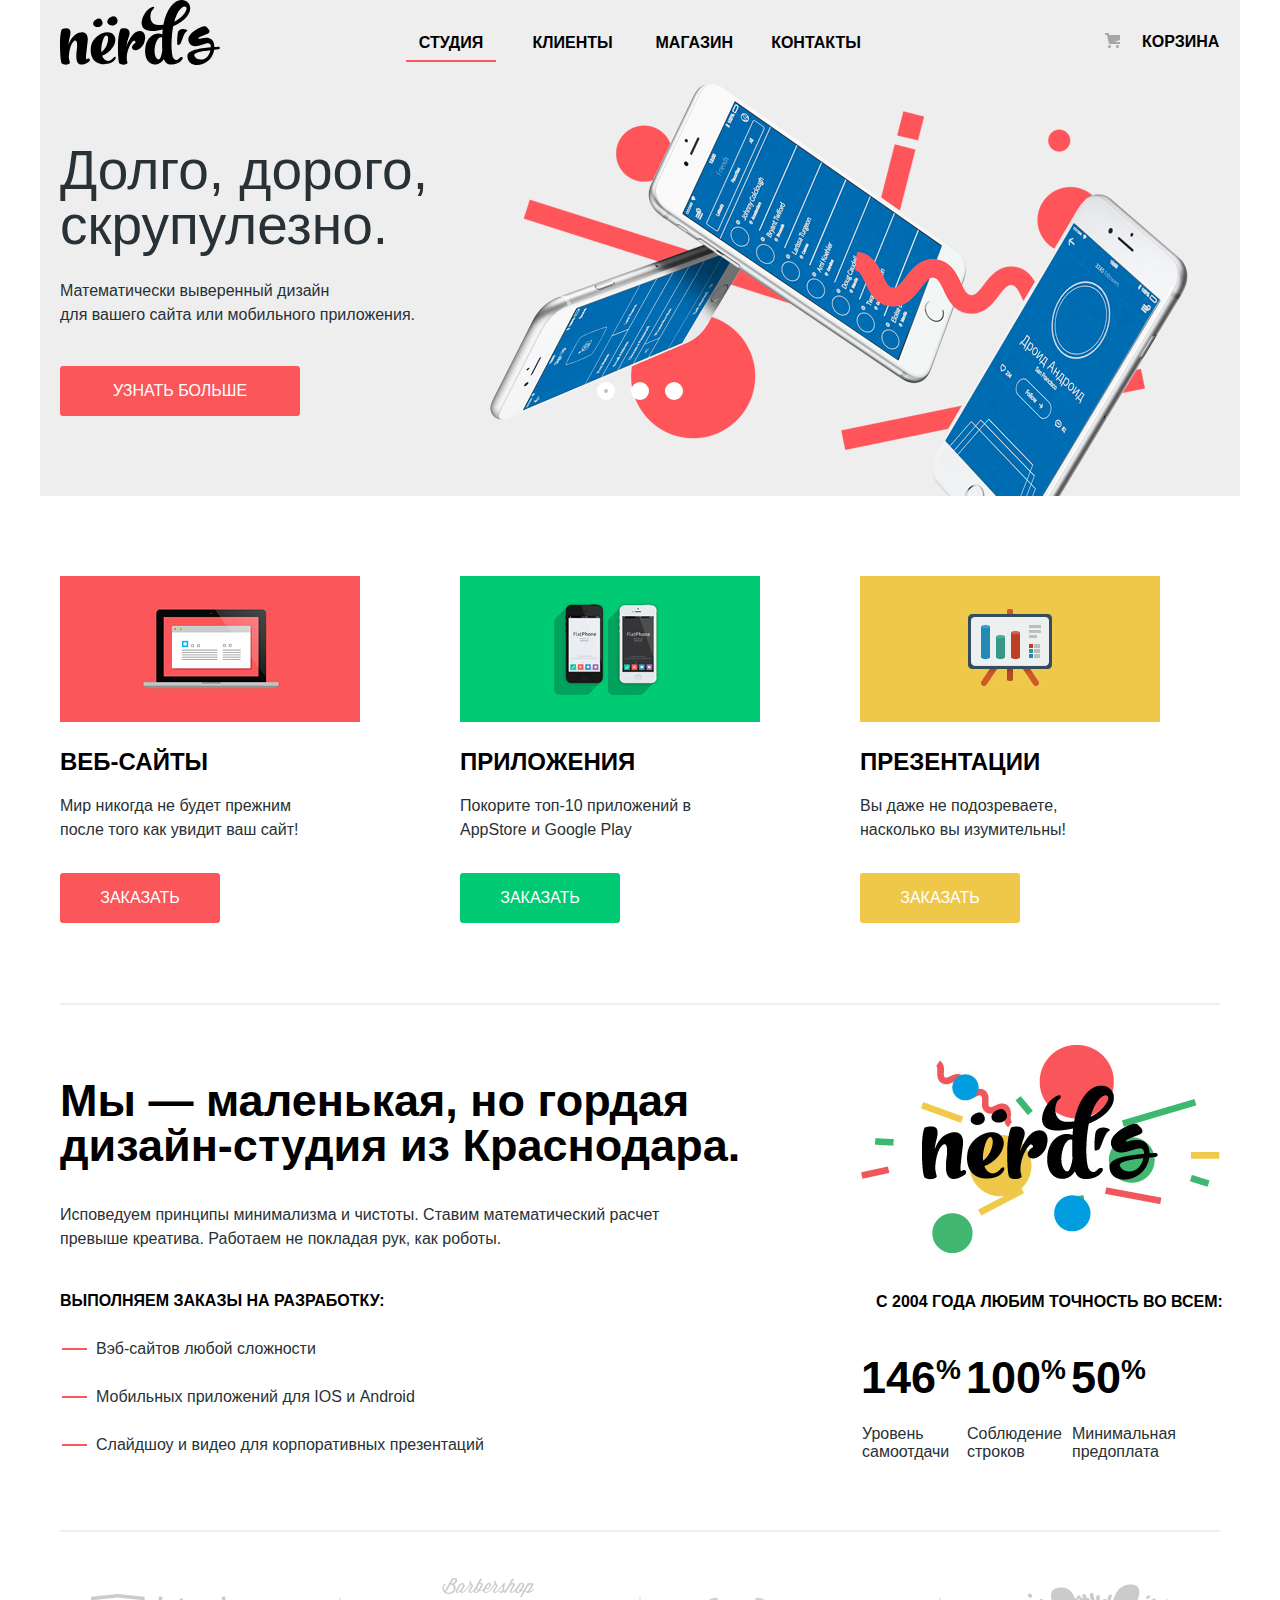
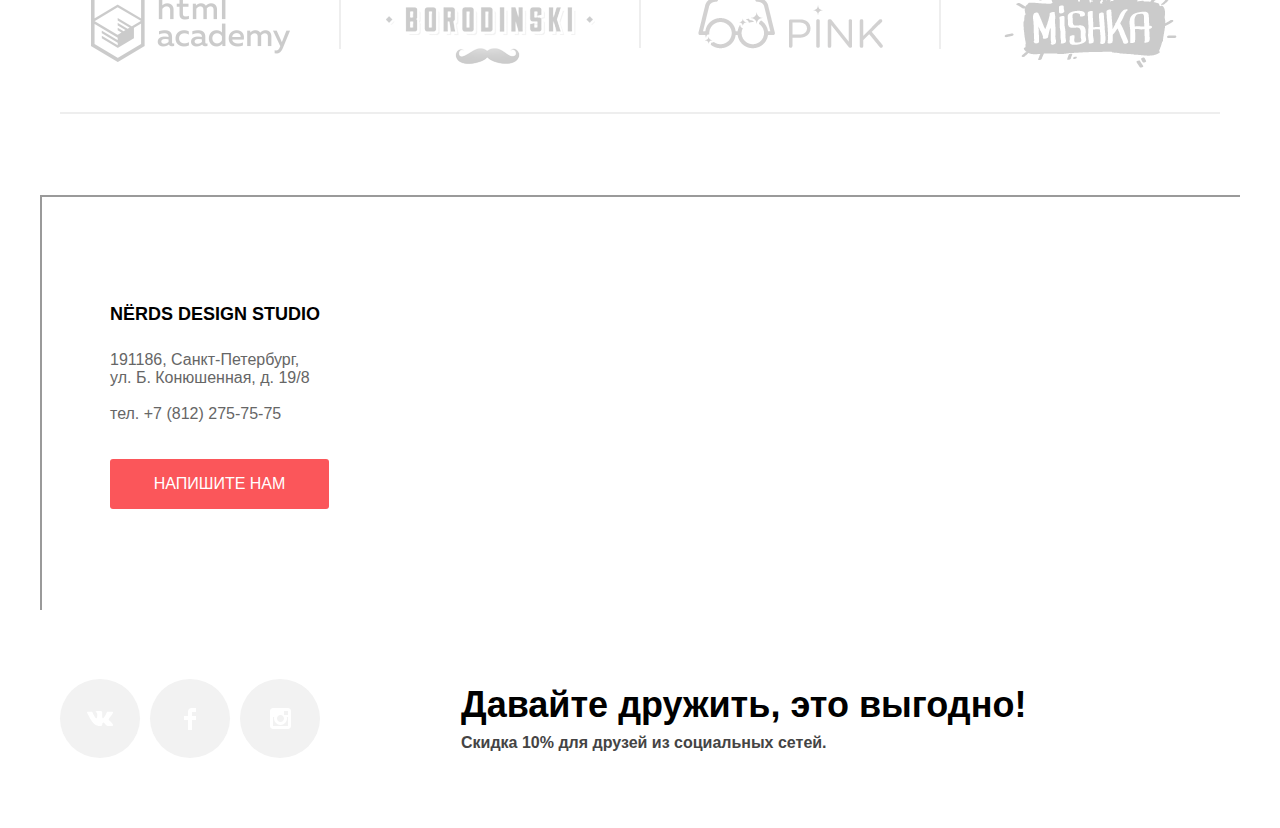
<file: index.html>
<!DOCTYPE html>
<html lang="ru">
<head>
  <meta charset="utf-8">
  <title>HTML Academy: Нёрдс</title>
  <link href="https://fonts.googleapis.com/css?family=PT+Sans:400,700&amp;subset=cyrillic" rel="stylesheet">
  <link href="css/normalize.css" rel="stylesheet">
  <link rel="stylesheet" type="text/css" href="css/style.css">
</head>
<body>
<div class="container-body">
  <header class="main-header">
    <h1 class="visually-hidden">Студия вэб-разработки Нёрдс</h1>
    <h2 class="visually-hidden">Навигация по сайту</h2>
    <nav class="main-navigation">
      <a class="main-header-logo">
        <img src="img/svg/nerds-logo.svg" width="160" height="65" alt="Логотип Нёрдс">
      </a>
      <div class="main-navigation-wrapper">
        <ul class="navigation-item">
          <li class="navigation-list navigation-list-active"><a href="#.html">студия</a></li>
          <li class="navigation-list"><a href="#.html">клиенты</a></li>
          <li class="navigation-list"><a href="catalog.html">магазин</a></li>
          <li class="navigation-list"><a href="#.html">контакты</a></li>
        </ul>
        <ul class="basket">
          <li><a class="basket-link" href="#.html">корзина</a></li>
        </ul>
      </div>
    </nav>
  </header>

    <section class="slider">
      <div class="container">
        <h2 class="visually-hidden">Преимущества</h2>
        <div class="slider-controls">
          <i class="active"></i>
          <i></i>
          <i></i>
        </div>
        <ul class="slider-list">
          <li class="slider-item">
            <h3>Долго, дорого,<br> скрупулезно.</h3>
            <p>Математически выверенный дизайн<br> для вашего сайта или мобильного приложения.</p>
            <a class="slider-item-button button" href="#">Узнать больше</a>
          </li>
          <li class="slider-item">
            <h3>Любим математику как никто другой</h3>
            <p>Никакого креатива, только математические формулы для расчета идеальных пропорций.</p>
            <a class="slider-item-button button" href="#">Узнать больше</a>
          </li>
          <li class="slider-item">
            <h3>Только ночь,<br> только хардкор</h3>
            <p>Работать днем, как все? Мы против этого.<br> Ближе к полуночи работа только начинается.</p>
            <a class="slider-item-button button" href="#">Узнать больше</a>
          </li>

        </ul>
      </div>
    </section>

  <main class="container-index">
    <section class="advantage">
      <h2 class="visually-hidden">Преимущества</h2>
      <ul class="advantage-list">
        <li class="advantage-item">
          <img src="img/png/web-site.png" width="300" height="146" alt="Картинка вэб-сайты">
          <h3 class="advantage-item-title">Веб-сайты</h3>
          <p class="advantage-item-desk">Мир никогда не будет прежним после того как увидит ваш сайт!
          </p>
          <a class="advantage-button-site button" href="#">Заказать</a>
        </li>

        <li class="advantage-item">
          <img src="img/png/application.png" width="300" height="146" alt="Картинка приложения">
          <h3 class="advantage-item-title">Приложения</h3>
          <p class="advantage-item-desk">Покорите топ-10 приложений в AppStore и Google Play</p>
          <a class="advantage-button-application button" href="#">Заказать</a>
        </li>

        <li class="advantage-item">
            <img src="img/png/presentation.png" width="300" height="146" alt="Картинка презентация">
          <h3 class="advantage-item-title">Презентации</h3>
          <p class="advantage-item-desk">Вы даже не подозреваете, насколько вы изумительны!</p>
          <a class="advantage-button-presentation button" href="#">Заказать</a>
        </li>
      </ul>
    </section>

    <section class="statistics">
      <div>
        <h2 class="visually-hidden">Заслуги студии</h2>
        <p class="statistics-subtitle">Мы — маленькая, но гордая&nbsp; дизайн-студия из Краснодара.</p>
        <p class="statistics-text">Исповедуем принципы минимализма и чистоты. Ставим математический расчет превыше креатива. Работаем не покладая рук, как роботы.</p>
        <p class="statistics-headline">Выполняем заказы на разработку:</p>
        <ul class="statistics-list">
          <li class="statistics-item">Вэб-сайтов любой сложности</li>
          <li class="statistics-item">Мобильных приложений для IOS и Android</li>
          <li class="statistics-item">Слайдшоу и видео для корпоративных презентаций</li>
        </ul>
      </div>

      <div class="statistics-progress">
        <p class="statistics-caption">С 2004 года любим точность во всем:</p>
        <table class="statistics-items">
          <tr>
            <td class="statistics-numbers">146<sup>%</sup></td>
            <td class="statistics-numbers">100<sup>%</sup></td>
            <td class="statistics-numbers">50<sup>%</sup></td>
          </tr>
          <tr>
          <td class="statistics-advantages">Уровень самоотдачи</td>
          <td class="statistics-advantages">Соблюдение строков</td>
          <td class="statistics-advantages">Минимальная предоплата</td>
          </tr>
        </table>
      </div>
    </section>

    <section class="customers">
      <h2 class="visually-hidden">Клиенты студии</h2>
      <ul class="customers-item">
        <li class="customers-list">
          <a class="customers-html-academy" title="Ссылка на сайт html-academy" href="https://htmlacademy.ru/intensive/htmlcss">
            <img src="img/png/html-academy.png" width="199" height="68" alt="Ссылка на сайт html-academy">
          </a>
        </li>
        <li class="customers-list">
          <a class="customers-borodinski" title="Ссылка на сайт borodinski" href="#">
            <img src="img/png/borodinski.png" width="209" height="87" alt="Ссылка на сайт borodinski">
          </a>
        </li>
        <li class="customers-list">
          <a class="customers-pink" title="Ссылка на сайт pink" href="#">
            <img src="img/png/pink.png" width="185" height="52" alt="Ссылка на сайт pink">
          </a>
        </li>
        <li class="customers-list">
          <a class="customers-mishka" title="Ссылка на сайт mishka" href="#">
            <img src="img/png/mishka.png" width="173" height="84" alt="Ссылка на сайт mishka">
          </a>
        </li>
      </ul>
    </section>
  </main>

  <section class="map">
    <h2 class="visually-hidden">Карта проезда</h2>
    <iframe src="https://yandex.ru/map-widget/v1/-/CCUfB4MN" width="1725" height="808" frameborder="1" allowfullscreen="true"></iframe>
    <img class="photo-map" src="img/png/map-nerds.png" width="1725" height="808" alt="Фото местоположения">
    <div class="map-form">
      <p class="map-title">Nёrds design studio</p>
      <p class="map-address">191186, Санкт-Петербург,<br>  ул. Б. Конюшенная, д. 19/8 </p>
      <p class="map-telephone"> тел. +7 (812) 275-75-75</p>
      <a class="map-button button" href="#">Напишите нам</a>
    </div>
  </section>

  <footer>
    <section class="social">
      <h2 class="visually-hidden">Ссылки на социальные сети</h2>
      <ul class="social-icon">
        <li>
          <a class="social-button" title="Ссылка Вконтакте" href="#">
            <span class="visually-hidden">Вконтакте</span>
            <svg xmlns="http://www.w3.org/2000/svg" width="26" height="15" viewBox="0 0 26 15">
              <path fill="#FFF" d="M16.138 11.51c.956-.309 2.18 2.04 3.483 2.939.978.681 1.727.534 1.727.534l3.473-.05s1.815-.112.957-1.554c-.071-.12-.503-1.069-2.585-3.022-2.177-2.043-1.882-1.712.739-5.244 1.597-2.153 2.236-3.468 2.036-4.028-.192-.539-1.365-.399-1.365-.399L20.69.713c-.381.001-.704.119-.851.515-.003.004-.621 1.666-1.445 3.079-1.741 2.989-2.436 3.148-2.724 2.961-.661-.433-.494-1.737-.494-2.664 0-2.897.432-4.105-.846-4.417-.427-.104-.739-.172-1.828-.182-1.392-.021-2.574 0-3.244.329-.445.223-.786.712-.579.74.26.035.843.16 1.155.586.401.552.389 1.789.389 1.789s.229 3.411-.54 3.834c-.528.29-1.25-.302-2.803-3.016-.793-1.388-1.392-2.922-1.392-2.922s-.116-.285-.326-.441c-.25-.185-.6-.244-.6-.244L.848.684S.29.7.085.946c-.182.218-.015.668-.015.668s2.909 6.881 6.203 10.347c3.02 3.182 6.452 2.971 6.452 2.971h1.555s.469-.054.709-.312c.224-.24.214-.691.214-.691s-.031-2.109.935-2.419z"/>
            </svg>
          </a>
        </li>
        <li>
          <a class="social-button" title="Ссылка Фэйсбук" href="#">
            <span class="visually-hidden">Фэйсбук</span>
            <svg xmlns="http://www.w3.org/2000/svg" width="12" height="22" viewBox="0 0 12 22">
              <path fill="#FFF" d="M12 4V0H8a4 4 0 0 0-4 4v4H0v4h4v10h4V12h4V8H8V4h4z"/>
            </svg>
          </a>
        </li>
        <li>
          <a class="social-button" title="Ссылка Инстаграм" href="#">
            <span class="visually-hidden">Инстаграм</span>
            <svg xmlns="http://www.w3.org/2000/svg" width="21" height="21" viewBox="0 0 21 21">
              <path fill="#FFF" d="M18 0H3C1.35 0 0 1.35 0 3v15c0 1.65 1.35 3 3 3h15c1.65 0 3-1.35 3-3V3c0-1.65-1.35-3-3-3zm-7.5 7c1.93 0 3.5 1.57 3.5 3.5S12.43 14 10.5 14 7 12.43 7 10.5 8.57 7 10.5 7zM18 18H3V9h1.181A6.504 6.504 0 0 0 4 10.5a6.5 6.5 0 1 0 13 0 6.45 6.45 0 0 0-.181-1.5H18v9zm0-11h-4V3h4v4z"/>
            </svg>
          </a>
        </li>
      </ul>
      <div>
        <p class="social-title">Давайте дружить, это выгодно!</p>
        <p class="social-discount">Скидка 10% для друзей из социальных сетей.</p>
      </div>
    </section>
  </footer>

  <section class="popap modal">
    <h2 class="popap-title">Напиши нам</h2>
    <form method="post" action="https://echo.htmlacademy.ru">
      <ul class="popap-items">
        <li class="popap-list">
          <p class="popap-list-title">
            <label class="popap-text" for="name">Ваше имя:</label>
            <input class="popap-input" type="text" name="name" id="name" placeholder="Имя Фамилия">
          </p>
        </li>
        <li class="popap-list">
          <p class="popap-list-title">
            <label class="popap-text" for="e-mail">Ваше e-mail:</label>
            <input class="popap-input" type="text" name="e-mail" id="e-mail" placeholder="email@example.com">
          </p>
        </li>
        <li class="popap-list">
          <p class="popap-list-title">
            <label class="popap-text" for="text">Текст письма:</label>
            <textarea class="popap-input" name="text" id="text" placeholder="В свободной форме"></textarea>
          </p>
        </li>
      </ul>
      <button class="popap-button button" type="submit">Отправить</button>
      <button class="modal-close" type="button" aria-label="Закрыть"></button>
    </form>
  </section>
</div>
<script src="js/script.js"></script>
</body>
</html>
</file>
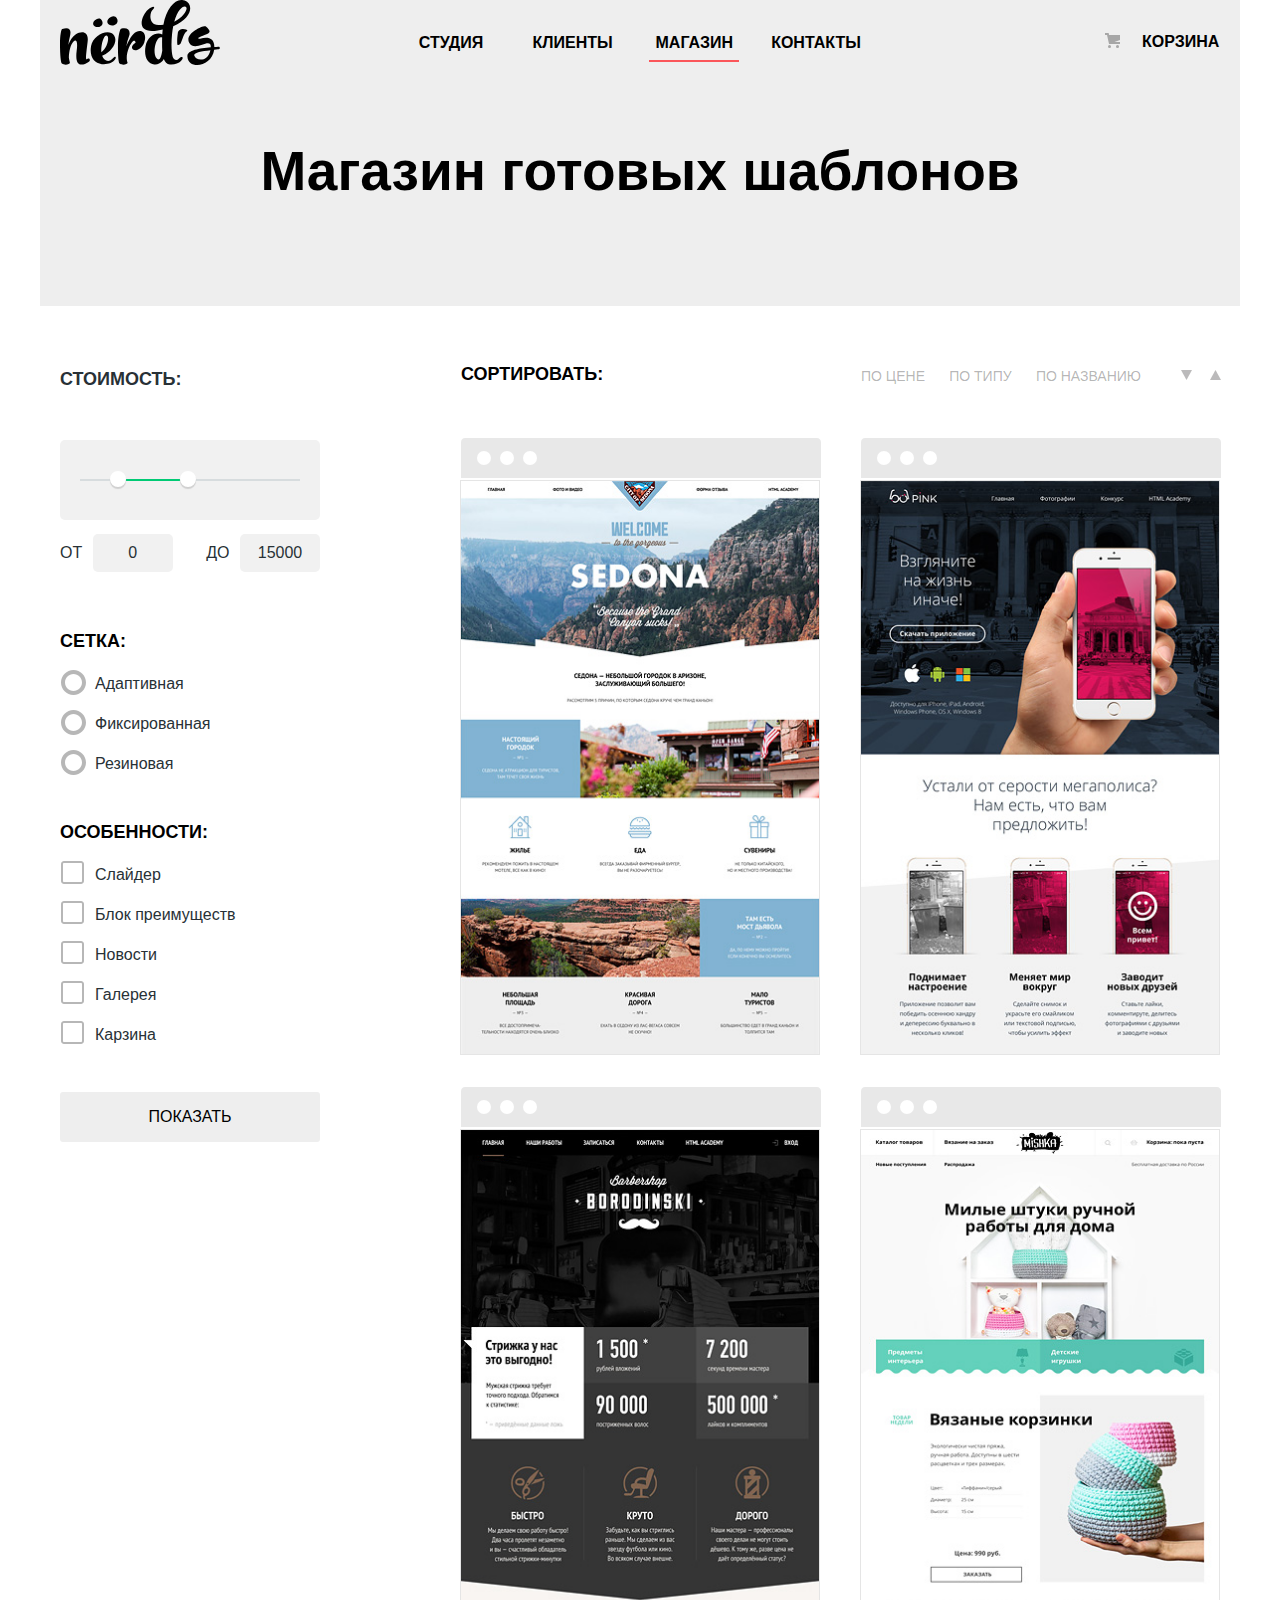
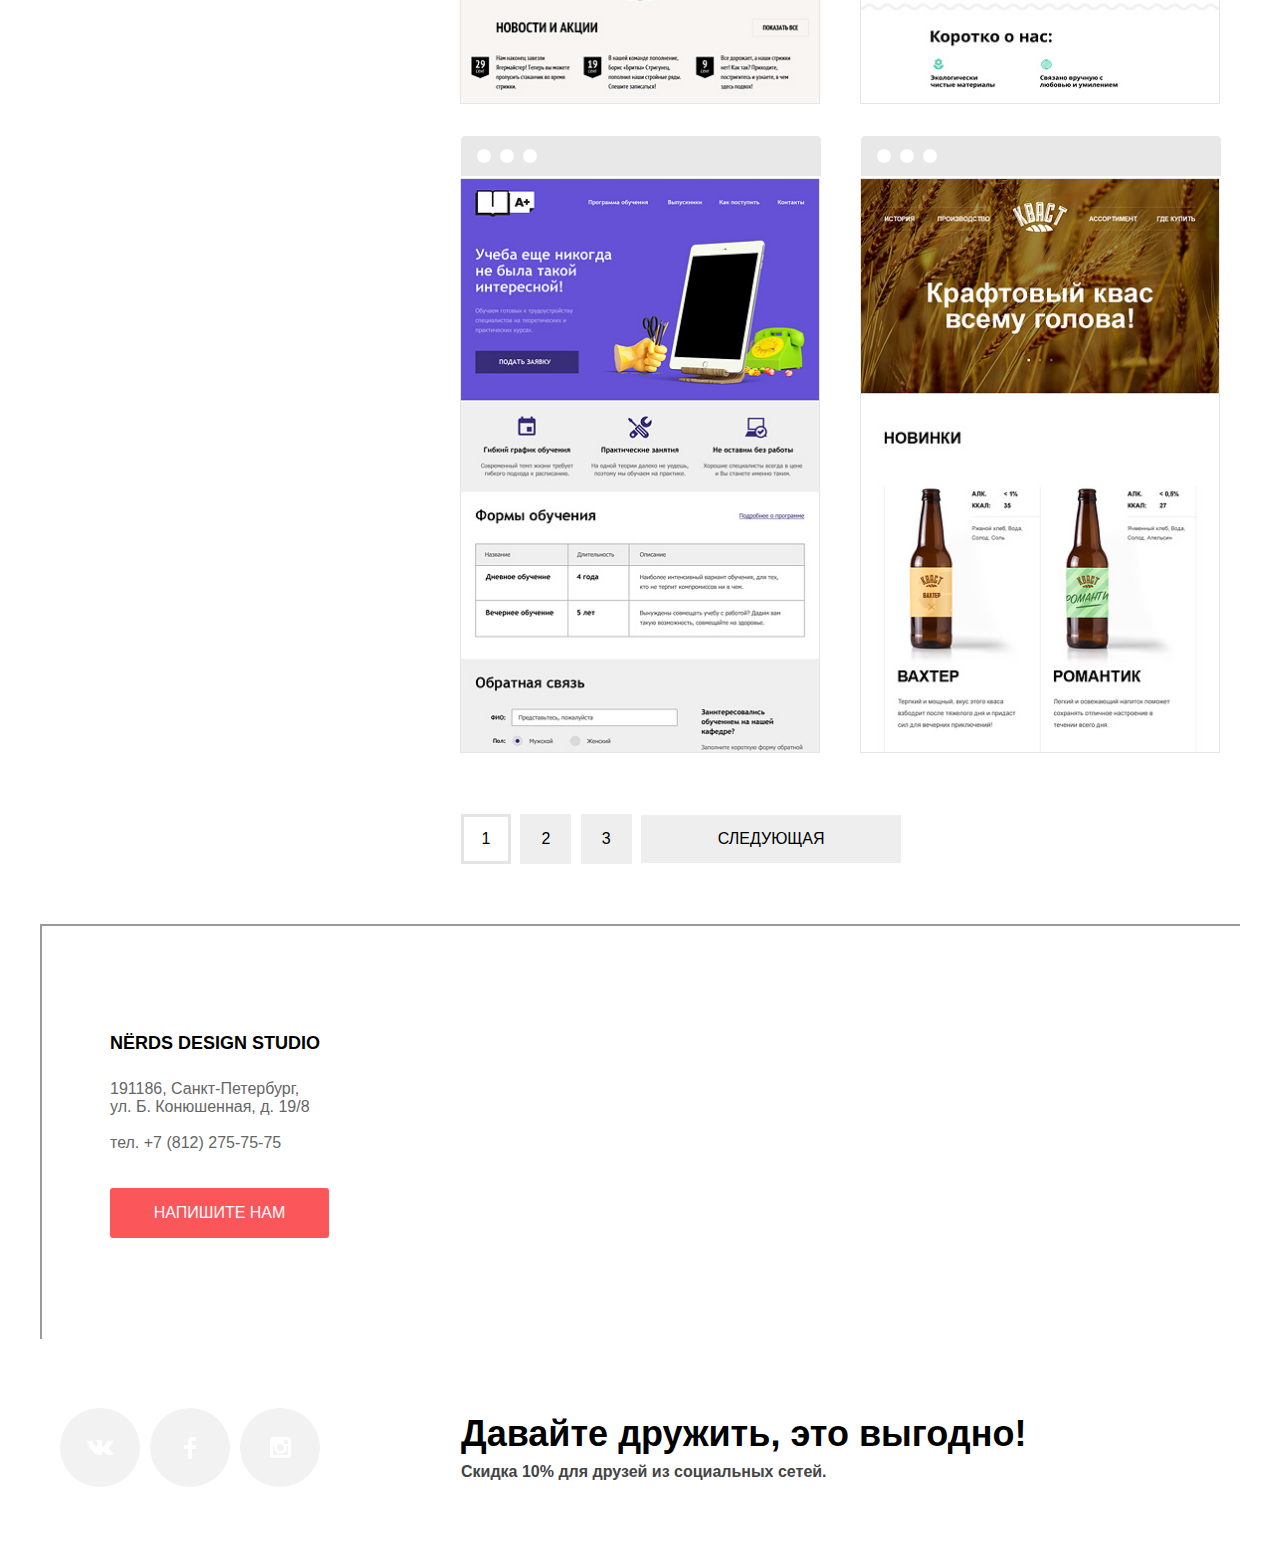
<file: catalog.html>
<!DOCTYPE html>
<html lang="ru">
<head>
  <meta charset="utf-8">
  <title>HTML Academy: Нёрдс</title>
  <link href="https://fonts.googleapiis.com/css?family=PT+Sans:400,700&amp;subset=cyrillic" rel="stylesheet">
  <link href="css/normalize.css" rel="stylesheet">
  <link rel="stylesheet" type="text/css" href="css/style.css">
</head>
<body>
  <div class="container-body">
    <header class="main-header">
      <h1 class="visually-hidden">Студия вэб-разработки Нёрдс</h1>
      <h2 class="visually-hidden">Навигация по сайту</h2>
      <nav class="main-navigation">
        <a class="main-header-logo" href="index.html">
          <img src="img/svg/nerds-logo.svg" width="160" height="65" alt="Логотип Нёрдс">
        </a>
        <ul class="navigation-item">
          <li class="navigation-list"><a href="index.html">студия</a></li>
          <li class="navigation-list"><a href="#.html">клиенты</a></li>
          <li class="navigation-list navigation-list-active"><a href="#.html">магазин</a></li>
          <li class="navigation-list"><a href="#.html">контакты</a></li>
        </ul>
        <ul class="basket">
          <li><a class="basket-link" href="#.html">корзина</a></li>
        </ul>
      </nav>
    </header>

      <section class="slogan-index">
        <h2 class="slogan-index-main">Магазин готовых шаблонов</h2>
      </section>

    <main class="container-index-score">
      <section class="score">   <!--НУЖНА???????????-->
        <form class="filter" method="post" action="https://echo.htmlacademy.ru">
          <h3 class="visually-hidden">Фильтр магазина</h3>
          <fieldset class="filter-item">
            <legend>Стоимость:</legend>
            <div class="range-filter">
              <div class="range-controls">
                <div class="scale">
                  <div class="bar" style="margin-left: 20%; width: 30%"></div>
                </div>
                <div class="toggle toggle-min"></div>
                <div class="toggle toggle-max"></div>
              </div>
              <div class="price-controls">
                <label class="min-price">от <input name="min-price" type="text" value="0"></label>
                <label class="max-price">до <input name="max-price" type="text" value="15000"></label>
              </div>
            </div>
          </fieldset>
          <ul class="filter-items">
            <li class="filter-list-grid">
              <h4 class="filter-subject">Сетка:</h4>
              <p class="filter-grid">
                <input class="visually-hidden filter-grid-input" type="radio" name="adaptive" id="filter-grid-adaptive">
                <label class="filter-grid-type" for="filter-grid-adaptive">Адаптивная</label>
              </p>

              <p class="filter-grid">
                <input class="visually-hidden filter-grid-input" type="radio" name="fixed" id="filter-grid-fixed">
                <label class="filter-grid-type" for="filter-grid-fixed">Фиксированная</label>
              </p>

              <p class="filter-grid">
                <input class="visually-hidden filter-grid-input" type="radio" name="fixed" id="filter-grid-rubber">
                <label class="filter-grid-type" for="filter-grid-rubber">Резиновая</label>
              </p>
            </li>

            <li class="filter-list-subject">
              <h4 class="filter-subject">Особенности:</h4>
              <p class="filter-features">
                <input class="visually-hidden filter-features-input" type="checkbox" name="slider" id="filter-feature-slider">
                <label for="filter-feature-slider">Слайдер</label>
              </p>

              <p class="filter-features">
                <input class="visually-hidden filter-features-input" type="checkbox" name="advantages" id="filter-feature-advantages">
                <label for="filter-feature-advantages">Блок преимуществ</label>
              </p>

              <p class="filter-features">
                <input class="visually-hidden filter-features-input" type="checkbox" name="news" id="filter-feature-news">
                <label for="filter-feature-news">Новости</label>
              </p>

              <p class="filter-features">
                <input class="visually-hidden filter-features-input" type="checkbox" name="gallery" id="filter-feature-gallery">
                <label for="filter-feature-gallery">Галерея</label>
              </p>

              <p class="filter-features">
                <input class="visually-hidden filter-features-input" type="checkbox" name="bascet" id="filter-feature-bascet">
                <label for="filter-feature-bascet">Карзина</label>
              </p>
            </li>
          </ul>
          <a  class="filter-button button" href="#">Показать</a>
        </form>
      </section>

      <section class="filter-result">
        <h3 class="visually-hidden">Результаты поиска</h3>
        <section class="filter-sorting">
          <h4 class="filter-title">Сортировать:</h4>

          <div class="filter-result-list">
            <a class="filter-result-sorting" href="#">По цене</a>
            <a class="filter-result-sorting" href="#">По типу</a>
            <a class="filter-result-sorting" href="#">По названию</a>
          </div>

          <div class="filter-icon">
            <a class="filter-icon-down" title="Сортировка по убыванию" href="#">
              <span class="visually-hidden">Сортировка по убыванию</span>
              <img src="img/svg/icon-down-dir.svg" width="11" height="11" alt="Сортировка по убыванию">
            </a>

            <a class="filter-icon-up" title="Сортировка по возрастанию" href="#">
              <span class="visually-hidden">Сортировка по возрастанию</span><img src="img/svg/icon-up-dir.svg" width="11" height="11" alt="Сортировка по возрастанию">
            </a>
          </div>
        </section>

        <ul class="filter-result-site">
          <li>
            <div class="filter-result-box">
              <span class="filter-background"></span>
              <img src="img/png/sedona-site.png" width="358" height="576" alt="Образец сайта Седона">
            </div>
            <div class="filter-popap">
              <p class="filter-popap-title"><a href="#">Sedona</a></p>
              <p class="filter-popap-text">Информационный сайт &nbsp;для туристов</p>
              <a class="filter-popap-button button">9 900 РУБ.</a>
            </div>
          </li>
          <li>
            <div class="filter-result-box">
              <span class="filter-background"></span>
              <img src="img/png/pink-site.png" width="358" height="576" alt="Образец сайта pink">
            </div>
            <div class="filter-popap">
              <p class="filter-popap-title"><a href="#">Pink App</a></p>
              <p class="filter-popap-text">Продуктовый лендинг&nbsp; приложения для IOS и Android</p>
              <a class="filter-popap-button button">9 900 РУБ.</a>
            </div>
          </li>
          <li>
            <div class="filter-result-box">
              <span class="filter-background"></span>
              <img src="img/png/borodinski-site.png" width="358" height="576" alt="Образец сайта borodinski">
            </div>
            <div class="filter-popap">
              <p class="filter-popap-title"><a href="#">Barbershop</a></p>
              <p class="filter-popap-text">Сайт салона красоты. &nbsp;Для мужчин, да.</p>
              <a class="filter-popap-button button">9 900 РУБ.</a>
            </div>
          </li>
          <li>
            <div class="filter-result-box">
              <span class="filter-background"></span>
              <img src="img/png/mishka-site.png" width="358" height="576" alt="Образец сайта mishka">
            </div>
            <div class="filter-popap">
              <p class="filter-popap-title"><a href="#">Mishka</a></p>
              <p class="filter-popap-text">Интернет магазин &shy; вязанных игрушек.</p>
              <a class="filter-popap-button button">9 900 РУБ.</a>
            </div>
          </li>
          <li>
            <div class="filter-result-box">
              <span class="filter-background"></span>
              <img src="img/png/A+-site.png" width="358" height="576" alt="Образец сайта A+">
            </div>
            <div class="filter-popap">
              <p class="filter-popap-title"><a href="#">A plus</a></p>
              <p class="filter-popap-text">Лендинг повышения курсов&nbsp; квалификации.</p>
              <a class="filter-popap-button button">9 900 РУБ.</a>
            </div>
          </li>
          <li>
            <div class="filter-result-box">
              <span class="filter-background"></span>
              <img src="img/png/kvast-site.png" width="358" height="576" alt="Образец сайта kvast">
            </div>
            <div class="filter-popap">
              <p class="filter-popap-title"><a href="#">Кваст</a></p>
              <p class="filter-popap-text">Промо-сайт производителя&nbsp; крафтового кваса.</p>
              <a class="filter-popap-button button">9 900 РУБ.</a>
            </div>
          </li>
        </ul>
        <div class="filter-paginator">
          <a class="paginator-active" href="#1">1</a>
          <a href="#1">2</a>
          <a href="#1">3</a>
          <a class="next" href="#1">СЛЕДУЮЩАЯ</a>
        </div>
      </section>
    </main>


    <section class="map">
      <h2 class="visually-hidden">Карта проезда</h2>
      <iframe src="https://yandex.ru/map-widget/v1/-/CCUfB4MN" width="1725" height="808" frameborder="1" allowfullscreen="true"></iframe>
      <img class="photo-map" src="img/png/map-nerds.png" width="1725" height="808" alt="Фото местоположения">
      <div class="map-form">
        <p class="map-title">Nёrds design studio</p>
        <p class="map-address">191186, Санкт-Петербург,<br>  ул. Б. Конюшенная, д. 19/8 </p>
        <p class="map-telephone"> тел. +7 (812) 275-75-75</p>
        <a class="map-button button" href="#">Напишите нам</a>
      </div>
    </section>

    <footer>
      <section class="social">
        <h2 class="visually-hidden">Ссылки на социальные сети</h2>
        <ul class="social-icon">
          <li>
            <a class="social-button" title="Ссылка Вконтакте" href="#">
              <span class="visually-hidden">Вконтакте</span>
              <svg xmlns="http://www.w3.org/2000/svg" width="26" height="15" viewBox="0 0 26 15">
                <path fill="#FFF" d="M16.138 11.51c.956-.309 2.18 2.04 3.483 2.939.978.681 1.727.534 1.727.534l3.473-.05s1.815-.112.957-1.554c-.071-.12-.503-1.069-2.585-3.022-2.177-2.043-1.882-1.712.739-5.244 1.597-2.153 2.236-3.468 2.036-4.028-.192-.539-1.365-.399-1.365-.399L20.69.713c-.381.001-.704.119-.851.515-.003.004-.621 1.666-1.445 3.079-1.741 2.989-2.436 3.148-2.724 2.961-.661-.433-.494-1.737-.494-2.664 0-2.897.432-4.105-.846-4.417-.427-.104-.739-.172-1.828-.182-1.392-.021-2.574 0-3.244.329-.445.223-.786.712-.579.74.26.035.843.16 1.155.586.401.552.389 1.789.389 1.789s.229 3.411-.54 3.834c-.528.29-1.25-.302-2.803-3.016-.793-1.388-1.392-2.922-1.392-2.922s-.116-.285-.326-.441c-.25-.185-.6-.244-.6-.244L.848.684S.29.7.085.946c-.182.218-.015.668-.015.668s2.909 6.881 6.203 10.347c3.02 3.182 6.452 2.971 6.452 2.971h1.555s.469-.054.709-.312c.224-.24.214-.691.214-.691s-.031-2.109.935-2.419z"/>
              </svg>
            </a>
          </li>
          <li>
            <a class="social-button" title="Ссылка Фэйсбук" href="#">
              <span class="visually-hidden">Фэйсбук</span>
              <svg xmlns="http://www.w3.org/2000/svg" width="12" height="22" viewBox="0 0 12 22">
                <path fill="#FFF" d="M12 4V0H8a4 4 0 0 0-4 4v4H0v4h4v10h4V12h4V8H8V4h4z"/>
              </svg>
            </a>
          </li>
          <li>
            <a class="social-button" title="Ссылка Инстаграм" href="#">
              <span class="visually-hidden">Инстаграм</span>
              <svg xmlns="http://www.w3.org/2000/svg" width="21" height="21" viewBox="0 0 21 21">
                <path fill="#FFF" d="M18 0H3C1.35 0 0 1.35 0 3v15c0 1.65 1.35 3 3 3h15c1.65 0 3-1.35 3-3V3c0-1.65-1.35-3-3-3zm-7.5 7c1.93 0 3.5 1.57 3.5 3.5S12.43 14 10.5 14 7 12.43 7 10.5 8.57 7 10.5 7zM18 18H3V9h1.181A6.504 6.504 0 0 0 4 10.5a6.5 6.5 0 1 0 13 0 6.45 6.45 0 0 0-.181-1.5H18v9zm0-11h-4V3h4v4z"/>
              </svg>
            </a>
          </li>
        </ul>
        <div>
          <p class="social-title">Давайте дружить, это выгодно!</p>
          <p class="social-discount">Скидка 10% для друзей из социальных сетей.</p>
        </div>
      </section>
    </footer>

    <section class="popap modal">
      <h2 class="popap-title">Напиши нам</h2>
      <form method="post" action="https://echo.htmlacademy.ru">
        <ul class="popap-items">
          <li class="popap-list">
            <p class="popap-list-title">
              <label class="popap-text" for="name">Ваше имя:</label>
              <input class="popap-input" type="text" name="name" id="name" placeholder="Имя Фамилия">
            </p>
          </li>
          <li class="popap-list">
            <p class="popap-list-title">
              <label class="popap-text" for="e-mail">Ваше e-mail:</label>
              <input class="popap-input" type="text" name="e-mail" id="e-mail" placeholder="email@example.com">
            </p>
          </li>
          <li class="popap-list">
            <p class="popap-list-title">
              <label class="popap-text" for="text">Текст письма:</label>
              <textarea class="popap-input" name="text" id="text" placeholder="В свободной форме"></textarea>
            </p>
          </li>
        </ul>
        <button class="popap-button button" type="submit">Отправить</button>
        <button class="modal-close" type="button" aria-label="Закрыть"></button>
      </form>
    </section>
  </div>
  <script src="js/script.js"></script>
</body>
</html>
</file>
<file: css/style.css>
html {
  -webkit-box-sizing: border-box;
  box-sizing: border-box;
}

*,
*::before,
*::after {
  -webkit-box-sizing: inherit;
  box-sizing: inherit;
}

body {
  margin: 0;
  padding: 0;

  font-family: "Roboto", "Arial", sans-serif;
  font-size: 16px;
  line-height: 24px;
  font-weight: 700;
  color: #283136;
  background-color: #ffffff;
}

.visually-hidden {
  position: absolute;
  height: 1px;
  width: 1px;
  margin: -1px;
  padding: 0;
  border: 0;
  white-space: nowrap;
  -webkit-clip-path: inset(100%);
  clip-path: inset(100%);
  clip: rect(0 0 0 0);
  overflow: hidden;
}

img {
  max-width: 100%;
  height: auto;
}

a {
  text-decoration: none;
}

.button {
  display: inline-block;
  font: inherit; /*НАследование стилей*/
  font-size: 16px;
  font-weight: 400;
  line-height: 18px;
  text-align: center;
  color: #ffffff;
  vertical-align: middle;
  text-transform: uppercase;
  border-radius: 3px;
  word-break: break-all;
}

.button:hover {
  background-color: #e74246;
  color: rgba(255, 255, 255, 0.3);
}

.button:active {
  box-sizing: border-box;
  background-color: #d7373b;
  box-shadow: 0 3px rgba(0, 0, 0, 0.1) inset;
}

.container-body {
  width: 1200px;
  margin: 0 auto;
}

.main-navigation {
  display: flex;
  padding: 0 20px;
  font-size: 16px;
  line-height: 35px;
  color: #000000;
  background-color: #eeeeee;
  text-transform: uppercase;
}

.main-header-logo {
  margin: 0 186px 0 0;
  padding: 0;
}

.main-header-logo:hover {
  opacity: 0.8;
}

.main-header-logo:active {
  opacity: 0.3;
}

.main-navigation-wrapper {
  display: flex;
}

.navigation-item {
  display: flex;
  flex-wrap: wrap;
  justify-content: space-between;
  width: 455px;
  margin: 0 281px 0 0;
  padding: 25px 0 10px;
  list-style: none;
}

.navigation-item a,
.basket a {
  display: block;
  color: #000000;
  word-break: break-all;
}

.navigation-item a:hover,
.basket a:hover {
  color: #fb565a;
}

.navigation-item a:active,
.basket a:active {
  color: rgba(0, 0, 0, 0.3);
}

.navigation-list {
  width: 90px;
  margin: 0;
  padding: 0;
  text-align: center;
}

.navigation-list-active a {
  border-bottom: 2px solid #fb565a;
}

.basket {
  display: flex;
  flex-wrap: wrap;
  width: 78px;
  margin: 0;
  padding: 24px 0 10px;
  list-style: none;
}

.basket .basket-link {
  position: relative;
}

.basket-link:before {
  content: "";
  position: absolute;
  top: 9px;
  right: 99px;
  width: 15px;
  height:15px;
  background-image: url("../img/svg/cart-icon.svg");
  background-repeat: no-repeat;
  background-position: 0 0;
}

.container {
  width: 1200px;
  margin: 0 auto 80px;
  padding: 0 20px;
  box-sizing: border-box;
  background-color: #eeeeee;
}

.slider {
  position: relative;
  background-color: #eeeeee;
}

.slider-controls {
  position: absolute;
  left: 50%;
  bottom: 104px;
  z-index: 100;
  width: 160px;
  height: 18px;
  text-align: center;
  font-size: 0;
  transform: translateX(-50%);
}

.slider-controls i {
  position: relative;
  display: inline-block;
  width: 18px;
  height: 18px;
  padding: 17px;
  border-radius: 50%;
  cursor: pointer;
}

.slider-controls i::after {
  content: "";
  position: absolute;
  top: 8px;
  left: 8px;
  z-index: 1;
  width: 18px;
  height: 18px;
  background: #ffffff;
  border-radius: 50%;
}

.slider-controls .active::before {
  content: "";
  position: absolute;
  left: 55%;
  top: 55%;
  z-index: 2;
  width: 4px;
  height: 4px;
  margin: -4px;
  background-color: inherit;
  border: 2px solid #c1c1c1;
  border-radius: 50%;
}

.slider-list {
  margin: 0;
  padding: 0;
  list-style: none;
}

.slider-item {
  display: none;
  padding: 0 0 80px 0;
}

.slider-item:nth-child(1) {
  display: block;
}

.slider-item:nth-child(1) {
  background: url("../img/png/slide-1.png");
  background-repeat: no-repeat;
  background-position: 93% 6px;
  padding-top: 66px;
}

.slider-item:nth-child(2) {
  background: url("../img/png/slide-2.png");
  background-repeat: no-repeat;
  background-position: 100% 0;
}

.slider-item:nth-child(3) {
  background-image: url("../img/png/slide-3.png");
  background-repeat: no-repeat;
  background-position: 100% 20px;
}

.slider-item h3 {
  max-width: 600px;
  margin: 0 0 26px 0;
  font-size: 55px;
  line-height: 55px;
  font-weight: 500;
}

.slider-item p {
  max-width: 430px;
  margin: 0 0 39px 0;
  font-weight: 400;
}

.slider-item-button {
  display: block;
  width: 240px;
  padding: 16px 0;
  background-color: #fb565a;
  border-radius: 3px;
  border: none;
}

.slider-item-button:hover,
.slider-item-button:focus {
  background-color: #e74246;
}

.slider-item-button:active {
  color: rgba(255, 255, 255, 0.3);

  background-color: #d7373b;
  box-shadow: 0 3px rgba(0, 0, 0, 0.1) inset;
}

.slogan-index {
  margin: 0 0 61px 0;
  padding: 0 20px 107px;
  background-color: #eeeeee;
}

.advantage {
  padding: 0 20px 80px;
}

.advantage-list {
  display: flex;
  justify-content: space-between;
  width: 1100px;
  margin: 0;
  padding: 0;
  list-style: none;
}

.advantage-list img {
  margin-bottom: 18px;
}

.advantage-item {
  width: 300px;
  margin: 0;
  padding: 0;
}

.advantage-item-title {
  width: 260px;
  margin: 0 0 17px;
  padding: 0;
  font-size: 24px;
  line-height: 30px;
  text-transform: uppercase;
  color: #000000;
  word-break: break-all;
}

.advantage-item-desk {
  width: 260px;
  margin: 0 0 31px;
  padding: 0;
  font-size: 16px;
  line-height: 24px;
  color: #283136;
  font-weight: 400;
  word-break: break-word;
}

/*.advantage-button {
  min-width: 160px;
  margin: 0;
  padding: 17px 30px;
  font: inherit;
  text-align: center;
  vertical-align: middle;
  text-transform: uppercase;
  background-color: #fb565a;
  border: none;
}
li .advantage-button:nth-child(n+2) {
  background-color: #00ca74;
  color: #8db1ce;
}
li  .advantage-button:nth-child(even) {
  background-color: #efc84a;
  color: #8db1ce;
}*/

.advantage-button-site {
  min-width: 160px;
  margin: 0;
  padding: 13px 30px;
  font: inherit;
  font-weight: 400;
  text-align: center;
  vertical-align: middle;
  text-transform: uppercase;
  background-color: #fb565a;
}

.advantage-button-application {
  min-width: 160px;
  margin: 0;
  padding: 13px 30px;
  font: inherit;
  font-weight: 400;
  text-align: center;
  vertical-align: middle;
  text-transform: uppercase;
  background-color: #00ca74;
}

.advantage-button-application:hover {
  background-color: #00bc6c;
  color: #ffffff;
}

.advantage-button-application:active {
  background-color: #00aa62;
  color: rgba(255, 255, 255, 0.3);
}

.advantage-button-presentation {
  min-width: 160px;
  margin: 0;
  padding: 13px 30px;
  font: inherit;
  font-weight: 400;
  text-align: center;
  vertical-align: middle;
  text-transform: uppercase;
  background-color: #efc84a;
}

.advantage-button-presentation:hover {
  background-color: #eab534;
  color: #ffffff;
}

.advantage-button-presentation:active {
  background-color: #e5a722;
  color: rgba(255, 255, 255, 0.302);
}

.statistics {
  display: flex;
  width: 1160px;
  margin: 0 auto;
  padding: 35px 0 49px;
  border-top: 2px solid #eeeeee;
  border-bottom: 2px solid #eeeeee;
}

.statistics div{
  margin: 0 118px 0 0;
  padding: 0;
}

.statistics-subtitle {
  width: 681px;
  margin: 38px 0 35px;
  padding: 0;
  font-size: 45px;
  line-height: 45px;
  color: #000000;
  word-break: break-all;
}

.statistics-text {
  width: 630px;
  margin: 0 0 38px;
  padding: 0;
  font-weight: 400;
  color: #283136;
  word-break: word-break;
}

.statistics-list{
  width: 460px;
  margin: 0;
  padding: 0;
  list-style: none;
}

.statistics-headline {
  width: 460px;
  margin: 0 0 24px;
  padding: 0;
  font-size: 16px;
  line-height: 24px;
  color: #000000;
  text-transform: uppercase;
  word-break: break-all;
}

.statistics-item {
  width: 460px;
  margin: 0 0 24px;
  padding: 0 0 0 37px;
  font-size: 16px;
  line-height: 24px;
  font-weight: 400;
  color: #283136;
  word-break: break-all;
}

.statistics-item::before {
  content: "";
  display: inline-block;
  width: 25px;
  height: 2px;
  margin: 0 9px 4px -35px;
  background-color: #fb565a;
}

.statistics-progress {
  width: 380px;
  background: #ffffff url("../img/png/nerds.png") no-repeat;
  background-position: 1px 5px;
}

.statistics-caption {
  display: table-caption;
  width:365px;
  margin: 253px 0 0;
  padding: 0 0 60px 17px;
  font-size: 16px;
  line-height: 18px;
  color: #000000;
  text-transform: uppercase;
  word-break: break-all;
}

.statistics-items {
  display: flex;
  list-style: none;
}

.statistics-numbers {
  width:103px;
  margin:0;
  padding:0 0 33px;
  font-size: 45px;
  line-height: 10px;
  color: #000000;
  word-break: break-all;
}

.statistics-numbers sup{
  font-size: 28px;
  line-height: 10px;
  color: #000000;
}

.statistics-advantages {
  font-size: 16px;
  line-height: 18px;
  font-weight: 400;
  color: #283136;
}

.customers {
  width: 1160px;
  margin: 0 auto;
  padding: 35px 0 44px;
  border-bottom: 2px solid #eeeeee;
}

.customers-item {
  display: flex;
  flex-wrap: wrap;
  width: 1117px;
  margin: 0;
  padding: 0 0px 0px 31px;
  list-style: none;
}

.customers-list{
  position: relative;
  align-self: center;
  margin: 11px 96px 0 0;
  list-style: none;
}

.customers-list:nth-child(1){
  position: relative;
  margin: 20px 96px 0 0;
  list-style: none;
}

.customers-list:nth-child(4n+3) {
  position: relative;
  margin: 11px 28px 0 7px;
}

.customers-list:nth-child(4n) {
  position: relative;
  margin: 17px 0 0 auto;
}

.customers-item li:nth-child(1)::before {
  content: "";
  position: absolute;
  top: 3px;
  right: -51px;
  width: 2px;
  height: 52px;
  background-color: #eeeeee;
}

.customers-item li:nth-child(2)::before {
  content: "";
  position: absolute;
  top: 18px;
  right: -46px;
  width: 2px;
  height: 52px;
  background-color: #eeeeee;
}

.customers-item li:nth-child(3)::before {
  content: "";
  position: absolute;
  top: 0px;
  right: -58px;
  width: 2px;
  height: 52px;
  background-color: #eeeeee;
}

.customers a {
  display: flex;
  align-items: center;
  opacity: 0.2
}

.customers a:hover {
  opacity: 1;
}

.customers a:active {
  opacity: 0.1;
}

.map {
  position: relative;
  height: 415px;
  overflow: hidden;
}

.photo-map {
  background-position: 0 0;
}

.map-form {
  position: absolute;
  top: 54px;
  left: 20px;
  width: 320px;
  margin: 0;
  padding: 50px 50px 47px;
  background-color: #ffffff;
}

.map-title {
  width: 211px;
  margin: 0 0 22px;
  padding: 0;
  font-size: 18px;
  line-height: 30px;
  color: #000000;
  text-transform: uppercase;
  word-break: break-all;
}

.map-address {
  width: 210px;
  margin: 0 0 18px;
  padding: 0;
  font-size: 16px;
  line-height: 18px;
  font-weight: 400;
  color: #666666;
  word-break: break-all;
}

.map-telephone {
  width: 210px;
  margin: 0 0 36px;
  padding: 0;
  font-size: 16px;
  line-height: 18px;
  font-weight: 400;
  color: #666666;
  word-break: break-all;
}

.map-button {
  min-width: 219px;
  margin: 0;
  padding: 16px 30px;
  font-size: 16px;
  line-height: 18px;
  color: #ffffff;
  text-transform: uppercase;
  background-color: #fb565a;
}

footer {
  margin: 0;
  padding: 71px 20px 70px 20px;
}

.social {
  display: flex;
}

.social-icon {
  display: flex;
  flex-wrap: wrap;
  margin: -10px 131px 0 0;
  padding: 0;
  width: 270px;
  list-style: none;
}

.social-icon li {
  display: flex;
  align-items: center;
  justify-content: center;
  width: 80px;
  height: 79px;
  margin: 8px 10px 0 0;
  padding: 0;
  border-radius: 50%;
  background-color: #f2f2f2;
}

.social-icon li:hover {
  background-color: #e74246;
}

.social-icon li:active path{
  fill: #e37376;
}

.social-button {
  display: flex;
  align-items: center;
  justify-content: center;
  width: 26px;
  height: 15px;
}

.social-title {
  width: 570px;
  margin: 0;
  padding: 6px 0 9px;
  font-size: 36px;
  line-height: 36px;
  color: #000000;
  word-break: break-all;
}

.social-discount {
  width: 370px;
  margin: 0;
  padding: 0;
  font-size: 16px;
  line-height: 22px;
  color: #444444;
  word-break: break-all;
}

.popap {
  display: none;
  position: fixed;
  background-color: #ffffff;
  box-shadow: 0 20px 60px rgba(0, 0, 0, 0.9);
}

.popap-open {
  display: block;
  animation: bounce 0.6s;
}

@keyframes bounce {
  0% {
    -webkit-transform: scaleY(0);
    transform: scaleY(0);
  }
  100% {
    -webkit-transform: scaleY(1);
    transform: scaleY(1);
  }
}

.popap-error {
  animation: shake 0.6s;
}

@keyframes shake {
  0%,
  100% {
    -webkit-transform: translateX(0);
    transform: translateX(0);
  }
  10%,
  30%,
  50%,
  70%,
  90% {
    -webkit-transform: translateX(-10px);
    transform: translateX(-10px);
  }
  20%,
  40%,
  60%,
  80% {
    -webkit-transform: translateX(10px);
    transform: translateX(10px);
  }
}

.modal {
  bottom: 50px;
  left: 50%;
  width: 960px;
  margin-left: -480px;
  padding: 70px 100px 85px 100px;
}

.popap-title {
  width: 360px;
  margin: 0 0 45px 0;
  padding: 0;
  font-size: 45px;
  line-height: 45px;
  color: #000000;
}

.modal-close {
  margin: 0;
  padding: 0;
  border: none;
}

.modal-close::before {
  position: absolute;
  content: "";
  top: 80px;
  right:90px;
  height: 21px;
  width: 21px;
  background-image: url("../img/svg/close-cross.svg");
  background-repeat: no-repeat;
  background-position: 0;
  opacity: 0.1;
}

.modal-close:hover::before {
  opacity: 1;
}

.modal-close:active::before {
  opacity: 0.3;
}

.popap-items {
  display: flex;
  flex-wrap: wrap;
  list-style: none;
  margin: 0;
  padding: 0;
}

.popap-list:nth-child(1) {
  margin: 0 40px 0 0;
  padding: 0;
}

.popap-list-title {
  margin: 0 0 50px 0;
}

.popap-text {
  display: flex;
  width: 160px;
  margin: 0 0 15px 0;
  padding: 0;
  font-size: 16px;
  line-height: 18px;
  color: #000000;
  word-break: break-all;
 }

.popap-list-title input{
  width: 360px;
  margin: 0 ;
  padding: 18px 60px 18px 13px;
  border: 2px solid #d7dcde;
  border-radius: 2px;
  outline: 0;
}

.popap-list-title input:hover{
  border: 2px solid #b4b9bb;
}

.popap-list-title input:focus{
  color: #000000;
  border: 2px solid #000000;
}

.popap-list-title textarea {
  min-height: 115px;
  width: 760px;
  margin: 0;
  padding: 18px 60px 18px 13px;
  resize: none;
  border: 2px solid #d7dcde;
  border-radius: 2px;
  outline: none;
}

.popap-list-title textarea:hover{
  border: 2px solid #b4b9bb;
}

.popap-list-title textarea:focus{
  color: #000000;
  border: 2px solid #000000;
}

.popap-button {
  min-width: 260px;
  margin: 0;
  padding: 17px 60px;
  font-size: 16px;
  color: #ffffff;
  text-transform: uppercase;
  background-color: #fb565a;
  border: none;
}

/*            2 страница*/

.slogan-index-main {
  margin: 0 auto;
  padding: 67px 0 0 0;
  text-align: center;
  font-size: 55px;
  line-height: 55px;
  color: #000000;
  word-break: break-all;
}

.container-index {
  margin: 0;
  padding: 0 0 81px 0;
}

.container-index-score {
  display: flex;
  margin: 0;
  padding: 0 20px 60px;
}

.filter {
  width: 260px;
  margin: 0;
  padding: 0;
}

.filter-title  {
  width: 160px;
  margin: 0 238px 0 0;
  padding: 0;
  font-size: 18px;
  line-height: 15px;
  color: #000000;
  text-transform: uppercase;
  word-break: break-all;
}

.filter-item {
  width: 260px;
  padding: 0;
  margin: 0 auto 54px;
  border: none;
}

.range-filter {
  width: 260px;
  margin-top: 49px;
}

.filter-item legend {
  font-size: 18px;
  line-height: 24px;
  text-transform: uppercase;
}

.range-controls {
  position: relative;
  height: 80px;
  margin-bottom: 14px;
  padding-top: 39px;
  padding-right: 20px;
  padding-left: 20px;
  background-color: #f1f1f1;
  border-radius: 5px;
}

.range-controls .scale {
  height: 2px;
  background: #d7dcde;
}

.range-controls .bar {
  width: 70%;
  height: 2px;
  background: #00ca74;
}

.range-controls .toggle {
  position: absolute;
  top: 31px;
  left: 0;
  width: 4px;
  height: 4px;
  padding: 0;
  border: 8px solid #ffffff;
  background-color: #ababab;
  box-shadow: 0 2px 1px 0 #cfcfcf;
  border-radius: 50%;
  cursor: pointer;
}

.range-controls .toggle-min {
  left: 50px;
}

.range-controls .toggle-max {
  left: 120px;
}

.price-controls {
  font-size: 0;
}

.price-controls label {
  display: inline-block;
  width: 50%;
  font-size: 16px;
  text-transform: uppercase;
  font-weight: 400;
}

.price-controls input {
  width: 80px;
  padding: 10px 10px;
  margin-left: 6px;
  /*font-family: "PT Sans", "Arial", sans-serif;*/
  font-size: 16px;
  text-align: center;
  color: #283136;
  border: none;
  border-radius: 5px;
  background: #f1f1f1;
}

.max-price {
  text-align: right;
}

.filter-items {
  margin: 0;
  padding: 0;
  list-style: none;
}

.filter-list-grid {
  margin: 0 0 41px 0;
  padding: 0;
}

.filter-list-subject {
  margin: 0 0 45px 0;
  padding: 0;
}

.filter-subject {
  min-width: 180px;
  margin: 0 240px 0 0;
  padding: 0;
  font-size: 18px;
  line-height: 30px;
  color: #000000;
  text-transform: uppercase;
  word-break: break-all;
}

.filter-grid-input {
  font-size: 16px;
  line-height: 20px;
  font-weight: 400;
  color: #283136;
}

.filter-grid-input + label {
  position: relative;
  margin: 0;
  padding: 0 0 0 35px;
  font-weight: 400;
  cursor: pointer;
}

.filter-features-input + label {
  font-weight: 400;
}


.filter-grid-input + label::before {
  content: "";
  position: absolute;
  top: -5px;
  left: 1px;
  height: 25px;
  width: 25px;
  background-image: url("../img/svg/radio-off.svg");
  background-repeat: no-repeat;
  background-position: 0 0;
  opacity: 0.4;
}

.filter-grid-input:checked + label::before {
  background-image: url("../img/svg/radio-on.svg");
  background-repeat: no-repeat;
  background-position: 0 0;
  opacity: 0.4;
}

.filter-grid-input:hover + label::before {
  opacity: 1;
}

.filter-features-input {
  font-size: 16px;
  line-height: 20px;
  font-weight: 400;
  color: #283136;
}

.filter-features-input + label {
  position: relative;
  min-width: 100px;
  margin: 0;
  padding: 0 0 0 35px;
  cursor: pointer;
  word-break: break-word;
}

.filter-features-input + label::before {
  content: "";
  position: absolute;
  top: -5px;
  left: 1px;
  height: 24px;
  width: 24px;
  background-image: url("../img/svg/checkbox-off.svg");
  background-repeat: no-repeat;
  background-position: 0 0;
  opacity: 0.4;
}

.filter-features-input:checked + label::before {
  background-image: url("../img/svg/checkbox-on.svg");
  background-repeat: no-repeat;
  background-position: 0 0;
  opacity: 0.4;
}

.filter-features-input:hover + label::before {
  opacity: 1;
}

.filter-button {
  min-width:260px;
  margin: 0;
  padding: 16px 60px;
  font-size: 16px;
  line-height: 18px;
  color: #000000;
  text-transform: uppercase;
  background-color: #eeeeee;
}

.filter-button:hover {
  background-color: #dfdfdf;
  color: #000000;
}

.filter-button:active {
  color: rgba(0, 0, 0, 0.3);
  background-color: #d5d5d5;
  border-top: 3px solid #bfbfbf;
}

.filter-result {
  margin: 0 0 0 141px;
  padding: 0;
}

.filter-sorting {
   display: flex;
   margin: 0 0 49px 0;
   padding: 0;
 }

.filter-sorting {
  display: flex;
  margin: 0 0 49px 0;
  padding: 0;
}

.filter-title {
  width: 160px;
  margin: 0 240px 0 0;
  padding: 0;
  font-size: 18px;
  line-height: 15px;
  color: #000000;
  text-transform: uppercase;
  word-break: break-all;
}

.filter-result-sorting {
  margin: 0 20px 0 0;
  padding: 0;
  font-size: 14px;
  line-height: 18px;
  font-weight: 400;
  color: rgba(0, 0, 0, 0.3);
  text-transform: uppercase;
  word-break: break-all;
}

.filter-result-sorting:hover {
  color: rgba(0, 0, 0, 0.6);
}

.filter-result-sorting:active {
  color: rgba(0, 0, 0, 1);
}

.filter-icon {
  display: flex;
  width: 40px;
  margin: 0;
  padding: 0;
}

.filter-icon img{
  vertical-align: text-top;
}

.filter-icon-down {
  margin-right: 18px;
  opacity: 0.3;
}

.filter-icon-down:hover {
  opacity: 0.6;
}

.filter-icon-down:active {
  opacity: 1;
}

.filter-icon-up {
  opacity: 0.3;
}

.filter-icon-up:hover {
  opacity: 0.6;
}

.filter-icon-up:active {
  opacity: 1;
}

.filter-result-list {
  display: flex;
  justify-content: space-between;
  width: 300px;
  margin: 0 20px 0 0;
  padding: 0;
}

.filter-result-site {
  position: relative;
  display: flex;
  flex-wrap: wrap;
  width: 762px;
  margin: 0 0 27px;
  padding: 0;
  list-style: none;
}

.filter-result-site li{
  position: relative;
}

.filter-result-site li:nth-child(even){
  margin: 0 0 36px 0;
  padding: 0;
}

.filter-result-site li:nth-child(odd){
  margin: 0 38px 36px 0;
  padding: 0;
}

.filter-result-box {
  position: relative;
  height: 615px;
  width: 362px;
  margin: -2px 0 0;
}

.filter-result-box:before {
  content: "";
  position: absolute;
  top: 0;
  right: 2px;
  height:40px;
  width: 360px;
  background-image: url("../img/svg/browser.svg");
  background-repeat: no-repeat;
  background-position: 0 0;
  opacity: 0.12;
}

.filter-result-box:hover:before {
  content: "";
  position: absolute;
  top: 0;
  right: 2px;
  height:40px;
  width: 360px;
  background-image: url("../img/svg/browser.svg");
  background-repeat: no-repeat;
  background-position: 0 0;
  box-shadow:0px 6px 35px 0px rgba(0,0,0,0.25);
  opacity: 1;
}

.filter-result-box img{
  position: relative;
  margin-top: 43px;
  order: 2;
}

.filter-background {
  position: absolute;
  bottom: -2px;
  left: -1px;
  height: 575px;
  width: 360px;
  background-color: #e5e5e5;
  order: 1;
}

.filter-popap {
  display: none;
  position: absolute;
  bottom: 0;
  left: 0;
  height: 230px;
  width: 360px;
  margin: 0;
  padding: 27px 60px 45px;
  background-color: #eeeeee;
  order: 3;
}

.filter-popap-title {
  margin: 0 0 15px 0;
  padding: 0;
  font-size: 18px;
  line-height: 30px;
  text-align: center;
  vertical-align: middle;
  text-transform: uppercase;
  color: #000000;
  word-break: break-all;
}

.filter-popap-title a{
  color: #000000;
}

.filter-popap-text {
  width: 180px;
  margin: 0 auto 30px;
  padding: 0;
  font-size: 16px;
  line-height: 18px;
  text-align: center;
  vertical-align: middle;
  font-weight: 400;
  color: #666666;
  word-break: break-all;
}

.filter-popap-button {
  display: block;
  width: 199px;
  margin: 0 auto;
  padding: 13px 40px;
  font-size: 16px;
  line-height: 18px;
  font: inherit;
  text-align: center;
  vertical-align: middle;
  font-weight: 400;
  color: #ffffff;
  background-color: #fb565a;
}

.filter-paginator {
  width: 460px;
  white-space: nowrap;
  font-size: 16px;
  line-height: 18px;
  font-weight: 400;
}

.filter-paginator a {
  display: inline-block;
  min-width: 50px;
  padding: 16px 21px;
  margin: 0 5px 0 0;
  text-align: center;
  vertical-align: middle;
  text-decoration: none;
  color: #000000;
  background-color: #eeeeee;
}

.filter-paginator a:hover {
  background-color: #dfdfdf;
}

.filter-paginator a:active {
  color: color: rgba(0, 0, 0, 0.3);
  background-color: #d5d5d5;
  box-shadow: 0 3px rgba(0, 0, 0, 0.1) inset;
}

.filter-paginator .paginator-active{
  padding: 13px 17px;
  background-color: #ffffff;
  border: 3px solid rgba(0, 0, 0, 0.1);
}

.filter-paginator .next {
  min-width: 260px;
  padding: 15px 21px;
  margin: 0 5px 0 0;
}
</file>
